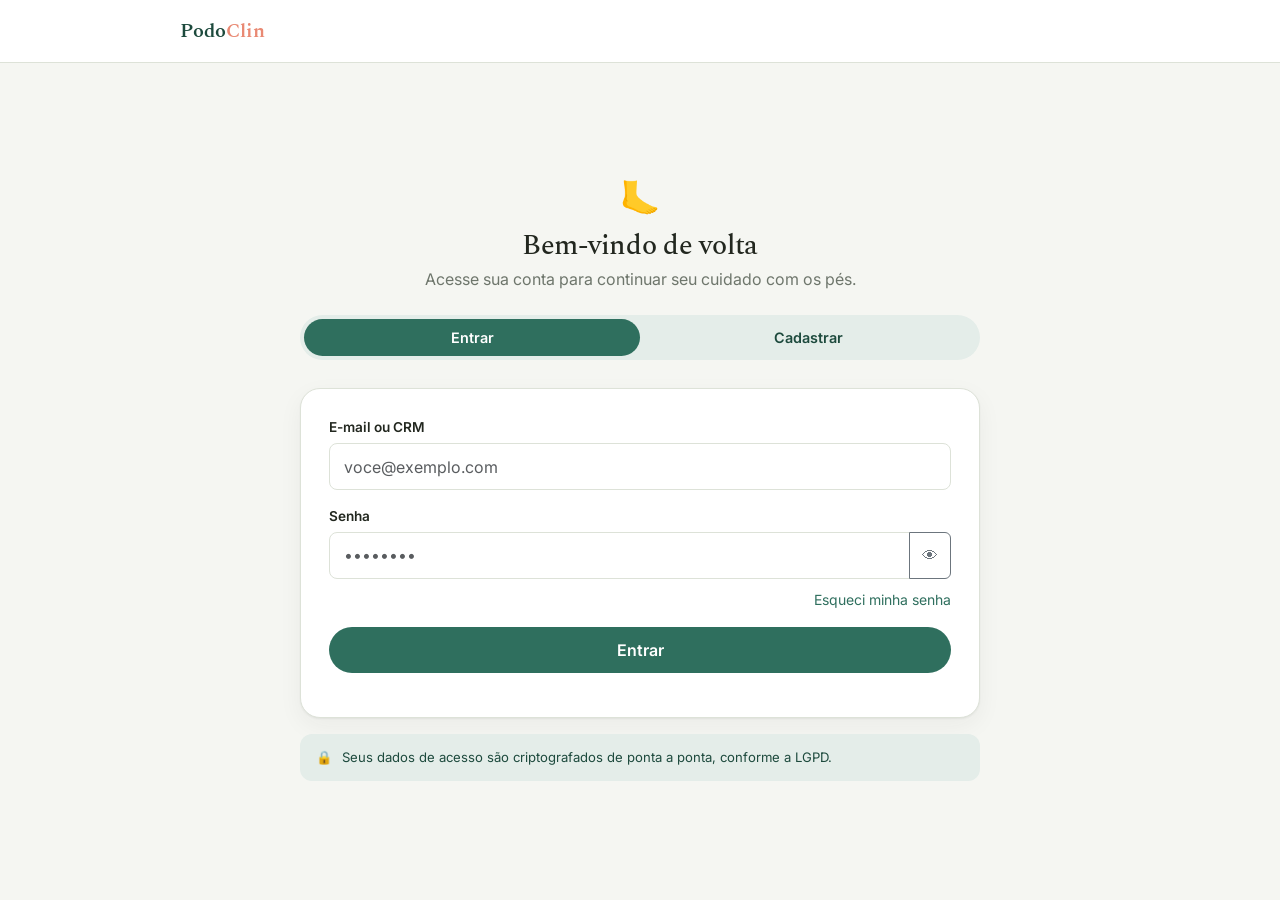
<file: podoclin-frontend/index.html>
<!DOCTYPE html>
<html lang="pt-BR">
<head>
  <meta charset="UTF-8" />
  <meta name="viewport" content="width=device-width, initial-scale=1.0" />
  <title>Entrar — PodoClin</title>
  <link rel="preconnect" href="https://fonts.googleapis.com">
  <link href="https://fonts.googleapis.com/css2?family=Spectral:wght@600;700&family=Inter:wght@400;500;600;700&display=swap" rel="stylesheet">
  <link href="https://cdn.jsdelivr.net/npm/bootstrap@5.3.3/dist/css/bootstrap.min.css" rel="stylesheet">
  <link rel="stylesheet" href="css/style.css">
</head>
<body>

  <header class="pc-topbar py-3 d-none d-lg-block">
    <div class="pc-shell d-flex justify-content-between align-items-center" style="max-width:960px; padding-top:0; padding-bottom:0;">
      <span class="brand">Podo<span>Clin</span></span>
    </div>
  </header>

  <main class="pc-shell d-flex flex-column justify-content-center" style="min-height: calc(100vh - 80px);">

    <div class="text-center mb-4">
      <div class="mb-2" style="font-size:2rem;">🦶</div>
      <h1 class="h3 mb-1">Bem-vindo de volta</h1>
      <p class="text-muted-soft mb-0">Acesse sua conta para continuar seu cuidado com os pés.</p>
    </div>

    <div class="pc-tabswitch">
      <a href="index.html" class="is-active">Entrar</a>
      <a href="cadastro.html">Cadastrar</a>
    </div>

    <div class="pc-card">
      <form id="form-login" novalidate>
        <div class="pc-field mb-3">
          <label for="login-email">E-mail ou CRM</label>
          <input type="text" class="form-control" id="login-email" placeholder="voce@exemplo.com" required>
        </div>

        <div class="pc-field mb-2">
          <label for="login-senha">Senha</label>
          <div class="input-group">
            <input type="password" class="form-control" id="login-senha" placeholder="••••••••" required minlength="6">
            <button class="btn btn-outline-secondary" type="button" id="toggle-senha" aria-label="Mostrar senha">
              <i class="bi bi-eye"></i>👁
            </button>
          </div>
        </div>

        <div class="text-end mb-3">
          <a href="#" class="small">Esqueci minha senha</a>
        </div>

        <button type="submit" class="btn btn-pc-primary w-100 mb-3">Entrar</button>

        <p class="text-muted-soft small text-center mb-0" id="login-feedback" aria-live="polite"></p>
      </form>
    </div>

    <div class="pc-security-note mt-3">
      <span>🔒</span>
      <span>Seus dados de acesso são criptografados de ponta a ponta, conforme a LGPD.</span>
    </div>

  </main>

  <script src="js/main.js"></script>
</body>
</html>
</file>
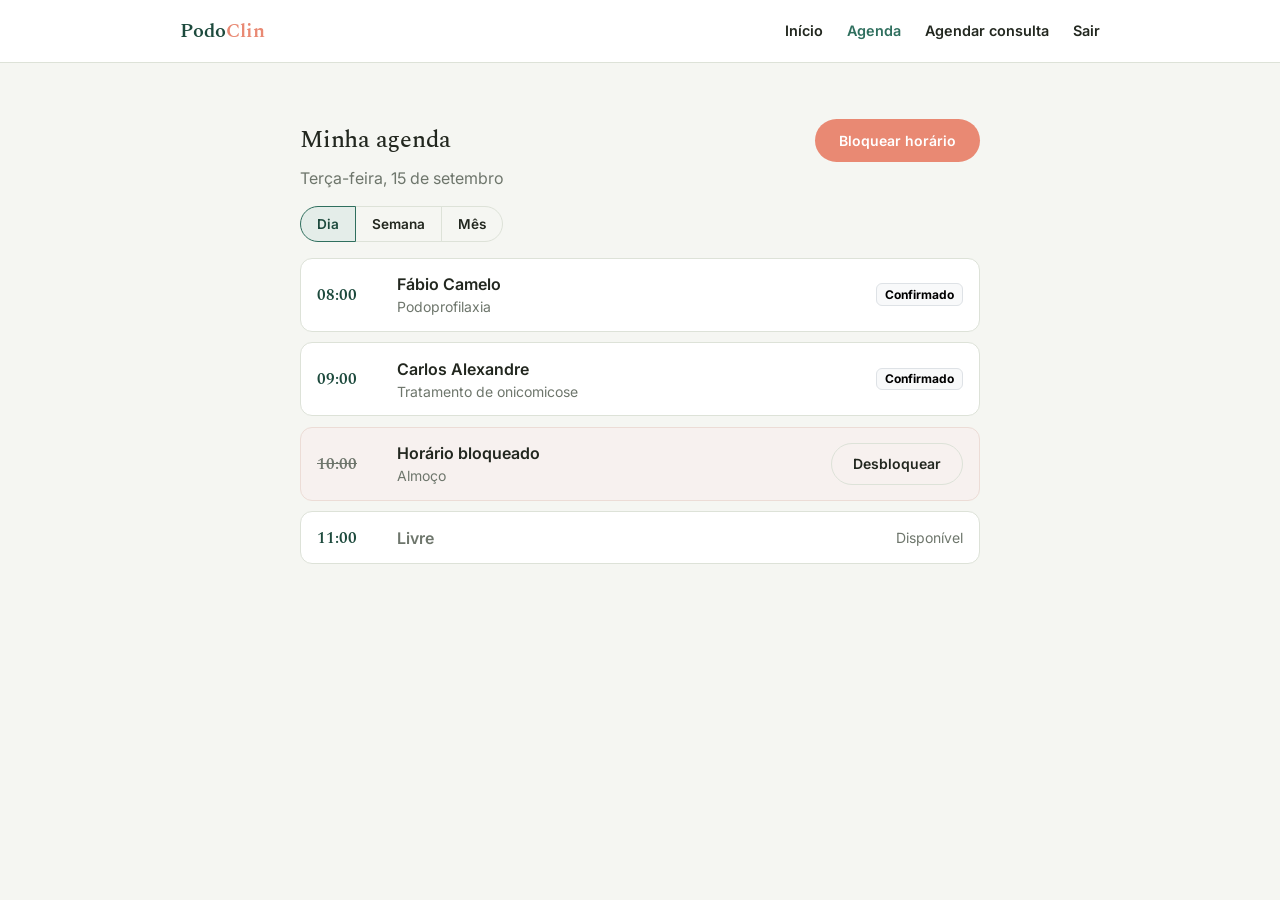
<file: podoclin-frontend/agenda.html>
<!DOCTYPE html>
<html lang="pt-BR">
<head>
  <meta charset="UTF-8" />
  <meta name="viewport" content="width=device-width, initial-scale=1.0" />
  <title>Minha agenda — PodoClin</title>
  <link rel="preconnect" href="https://fonts.googleapis.com">
  <link href="https://fonts.googleapis.com/css2?family=Spectral:wght@600;700&family=Inter:wght@400;500;600;700&display=swap" rel="stylesheet">
  <link href="https://cdn.jsdelivr.net/npm/bootstrap@5.3.3/dist/css/bootstrap.min.css" rel="stylesheet">
  <link rel="stylesheet" href="css/style.css">
</head>
<body>

  <header class="pc-topbar py-3">
    <div class="pc-shell d-flex justify-content-between align-items-center" style="max-width:960px; padding-top:0; padding-bottom:0;">
      <span class="brand">Podo<span>Clin</span></span>
      <nav class="pc-desktop-nav">
        <a href="dashboard.html">Início</a>
        <a href="agenda.html" class="is-active">Agenda</a>
        <a href="buscar-horarios.html">Agendar consulta</a>
        <a href="index.html">Sair</a>
      </nav>
    </div>
  </header>

  <main class="pc-shell">
    <div class="d-flex justify-content-between align-items-center mt-3 mb-1">
      <h1 class="h4 mb-0">Minha agenda</h1>
      <button class="btn btn-pc-accent btn-sm" id="btn-bloquear">Bloquear horário</button>
    </div>
    <p class="text-muted-soft mb-3">Terça-feira, 15 de setembro</p>

    <div class="pc-agenda-view-toggle btn-group mb-3" role="group" id="agenda-view-toggle">
      <button type="button" class="btn btn-pc-outline active" data-view="dia">Dia</button>
      <button type="button" class="btn btn-pc-outline" data-view="semana">Semana</button>
      <button type="button" class="btn btn-pc-outline" data-view="mes">Mês</button>
    </div>

    <div id="agenda-view-dia">
      <div class="pc-slot">
        <div class="d-flex align-items-center gap-3">
          <span class="time">08:00</span>
          <div>
            <div class="fw-semibold">Fábio Camelo</div>
            <div class="small text-muted-soft">Podoprofilaxia</div>
          </div>
        </div>
        <span class="badge text-bg-light border">Confirmado</span>
      </div>

      <div class="pc-slot">
        <div class="d-flex align-items-center gap-3">
          <span class="time">09:00</span>
          <div>
            <div class="fw-semibold">Carlos Alexandre</div>
            <div class="small text-muted-soft">Tratamento de onicomicose</div>
          </div>
        </div>
        <span class="badge text-bg-light border">Confirmado</span>
      </div>

      <div class="pc-slot is-blocked">
        <div class="d-flex align-items-center gap-3">
          <span class="time">10:00</span>
          <div>
            <div class="fw-semibold">Horário bloqueado</div>
            <div class="small text-muted-soft">Almoço</div>
          </div>
        </div>
        <button class="btn btn-sm btn-pc-outline">Desbloquear</button>
      </div>

      <div class="pc-slot">
        <div class="d-flex align-items-center gap-3">
          <span class="time">11:00</span>
          <div>
            <div class="fw-semibold text-muted-soft">Livre</div>
          </div>
        </div>
        <span class="small text-muted-soft">Disponível</span>
      </div>
    </div>

    <div id="agenda-view-semana" class="d-none">
      <div class="pc-card text-center text-muted-soft">
        Visão semanal — grade com 7 colunas (Seg–Dom) e horários nas linhas.
        <br><small>(placeholder — implementar com dados reais da API)</small>
      </div>
    </div>

    <div id="agenda-view-mes" class="d-none">
      <div class="pc-card text-center text-muted-soft">
        Visão mensal — calendário com indicador de quantidade de consultas por dia.
        <br><small>(placeholder — implementar com dados reais da API)</small>
      </div>
    </div>
  </main>

  <nav class="pc-tabbar">
    <a href="dashboard.html"><span class="bi">🏠</span>Início</a>
    <a href="agenda.html" class="is-active"><span class="bi">📅</span>Agenda</a>
    <a href="buscar-horarios.html"><span class="bi">🔍</span>Agendar</a>
    <a href="index.html"><span class="bi">👤</span>Sair</a>
  </nav>

  <script src="js/main.js"></script>
</body>
</html>
</file>
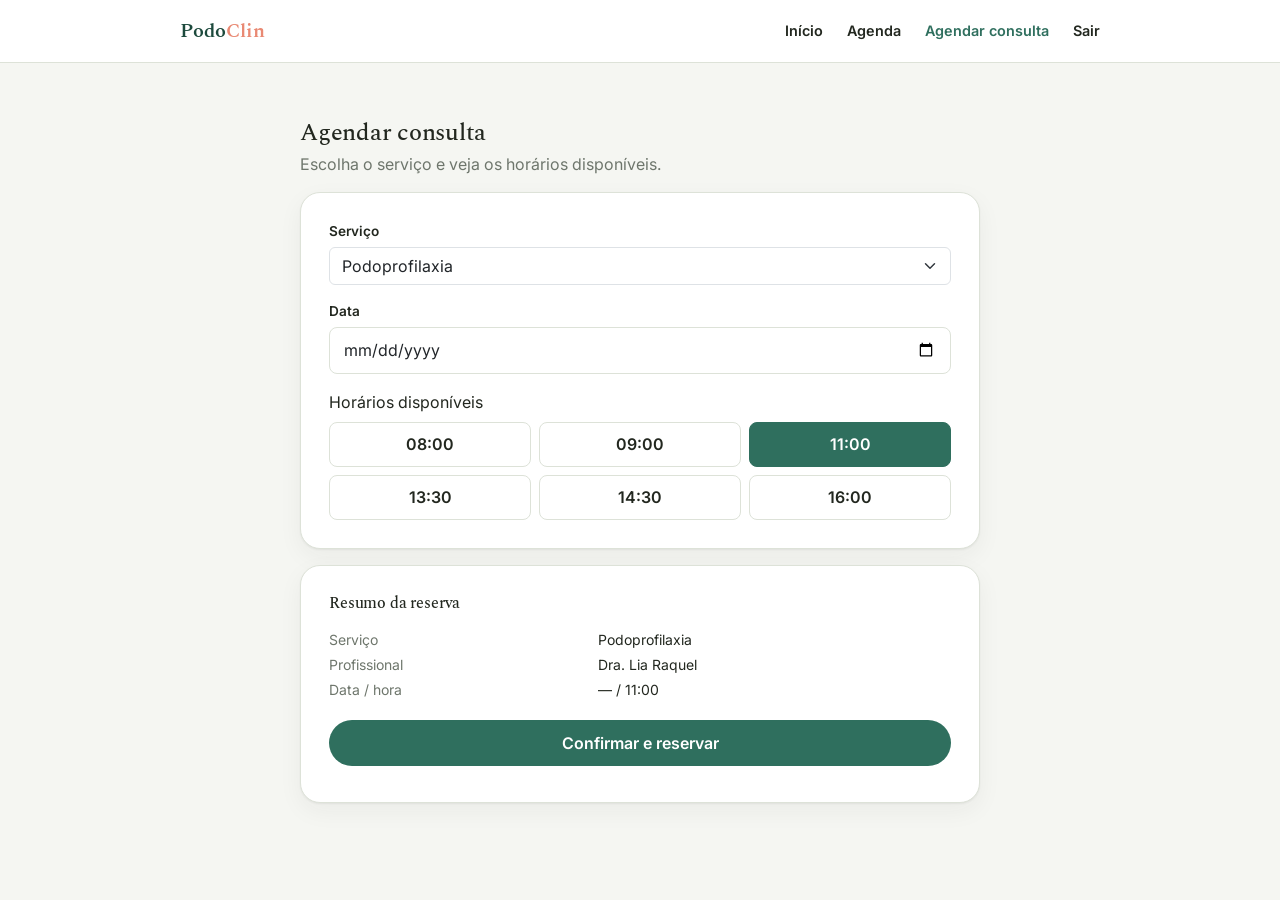
<file: podoclin-frontend/buscar-horarios.html>
<!DOCTYPE html>
<html lang="pt-BR">
<head>
  <meta charset="UTF-8" />
  <meta name="viewport" content="width=device-width, initial-scale=1.0" />
  <title>Agendar consulta — PodoClin</title>
  <link rel="preconnect" href="https://fonts.googleapis.com">
  <link href="https://fonts.googleapis.com/css2?family=Spectral:wght@600;700&family=Inter:wght@400;500;600;700&display=swap" rel="stylesheet">
  <link href="https://cdn.jsdelivr.net/npm/bootstrap@5.3.3/dist/css/bootstrap.min.css" rel="stylesheet">
  <link rel="stylesheet" href="css/style.css">
</head>
<body>

  <header class="pc-topbar py-3">
    <div class="pc-shell d-flex justify-content-between align-items-center" style="max-width:960px; padding-top:0; padding-bottom:0;">
      <span class="brand">Podo<span>Clin</span></span>
      <nav class="pc-desktop-nav">
        <a href="dashboard.html">Início</a>
        <a href="agenda.html">Agenda</a>
        <a href="buscar-horarios.html" class="is-active">Agendar consulta</a>
        <a href="index.html">Sair</a>
      </nav>
    </div>
  </header>

  <main class="pc-shell">
    <h1 class="h4 mt-3 mb-1">Agendar consulta</h1>
    <p class="text-muted-soft mb-3">Escolha o serviço e veja os horários disponíveis.</p>

    <div class="pc-card mb-3">
      <div class="pc-field mb-3">
        <label for="servico">Serviço</label>
        <select class="form-select" id="servico">
          <option selected>Podoprofilaxia</option>
          <option>Tratamento de onicomicose</option>
          <option>Pé diabético</option>
        </select>
      </div>

      <div class="pc-field mb-3">
        <label for="data-consulta">Data</label>
        <input type="date" class="form-control" id="data-consulta">
      </div>

      <label class="d-block mb-2">Horários disponíveis</label>
      <div class="row row-cols-3 g-2" id="grade-horarios">
        <div class="col"><div class="pc-slot-chip" data-hora="08:00">08:00</div></div>
        <div class="col"><div class="pc-slot-chip" data-hora="09:00">09:00</div></div>
        <div class="col"><div class="pc-slot-chip is-selected" data-hora="11:00">11:00</div></div>
        <div class="col"><div class="pc-slot-chip" data-hora="13:30">13:30</div></div>
        <div class="col"><div class="pc-slot-chip" data-hora="14:30">14:30</div></div>
        <div class="col"><div class="pc-slot-chip" data-hora="16:00">16:00</div></div>
      </div>
    </div>

    <div class="pc-card">
      <h2 class="h6 mb-3">Resumo da reserva</h2>
      <dl class="row small mb-3">
        <dt class="col-5 text-muted-soft fw-normal">Serviço</dt>
        <dd class="col-7 mb-1" id="resumo-servico">Podoprofilaxia</dd>
        <dt class="col-5 text-muted-soft fw-normal">Profissional</dt>
        <dd class="col-7 mb-1">Dra. Lia Raquel</dd>
        <dt class="col-5 text-muted-soft fw-normal">Data / hora</dt>
        <dd class="col-7 mb-1" id="resumo-data-hora">— / 11:00</dd>
      </dl>
      <button class="btn btn-pc-primary w-100" id="btn-confirmar">Confirmar e reservar</button>
      <p class="text-muted-soft small text-center mt-2 mb-0" id="reserva-feedback" aria-live="polite"></p>
    </div>
  </main>

  <nav class="pc-tabbar">
    <a href="dashboard.html"><span class="bi">🏠</span>Início</a>
    <a href="agenda.html"><span class="bi">📅</span>Agenda</a>
    <a href="buscar-horarios.html" class="is-active"><span class="bi">🔍</span>Agendar</a>
    <a href="index.html"><span class="bi">👤</span>Sair</a>
  </nav>

  <script src="js/main.js"></script>
</body>
</html>
</file>
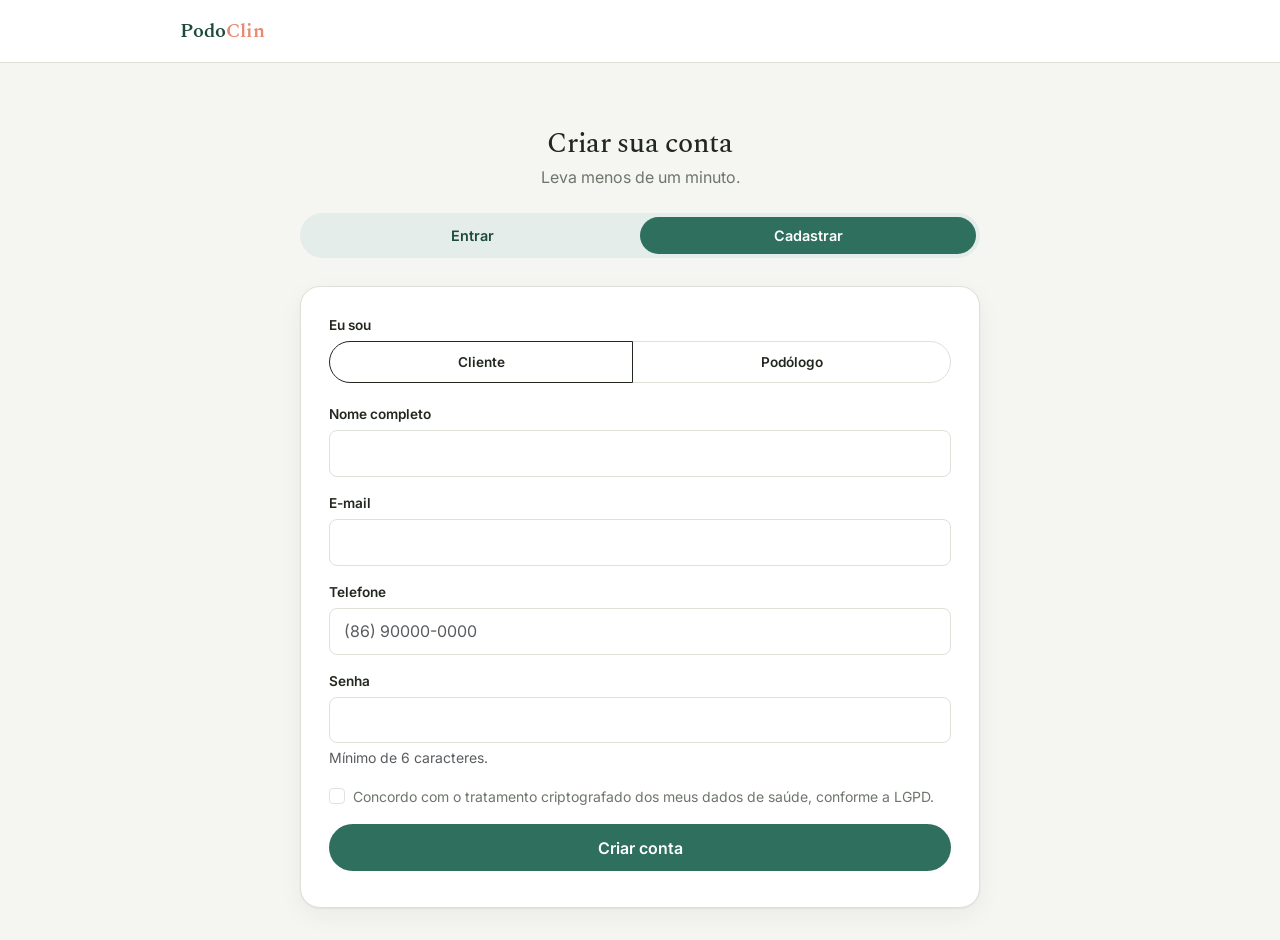
<file: podoclin-frontend/cadastro.html>
<!DOCTYPE html>
<html lang="pt-BR">
<head>
  <meta charset="UTF-8" />
  <meta name="viewport" content="width=device-width, initial-scale=1.0" />
  <title>Criar conta — PodoClin</title>
  <link rel="preconnect" href="https://fonts.googleapis.com">
  <link href="https://fonts.googleapis.com/css2?family=Spectral:wght@600;700&family=Inter:wght@400;500;600;700&display=swap" rel="stylesheet">
  <link href="https://cdn.jsdelivr.net/npm/bootstrap@5.3.3/dist/css/bootstrap.min.css" rel="stylesheet">
  <link rel="stylesheet" href="css/style.css">
</head>
<body>

  <header class="pc-topbar py-3 d-none d-lg-block">
    <div class="pc-shell d-flex justify-content-between align-items-center" style="max-width:960px; padding-top:0; padding-bottom:0;">
      <span class="brand">Podo<span>Clin</span></span>
    </div>
  </header>

  <main class="pc-shell">

    <div class="text-center mb-4 mt-4">
      <h1 class="h3 mb-1">Criar sua conta</h1>
      <p class="text-muted-soft mb-0">Leva menos de um minuto.</p>
    </div>

    <div class="pc-tabswitch">
      <a href="index.html">Entrar</a>
      <a href="cadastro.html" class="is-active">Cadastrar</a>
    </div>

    <div class="pc-card">
      <form id="form-cadastro" novalidate>

        <div class="pc-field mb-3">
          <label>Eu sou</label>
          <div class="btn-group w-100" role="group" aria-label="Tipo de usuário">
            <input type="radio" class="btn-check" name="tipoUsuario" id="tipo-cliente" value="cliente" checked>
            <label class="btn btn-pc-outline active" for="tipo-cliente">Cliente</label>

            <input type="radio" class="btn-check" name="tipoUsuario" id="tipo-podologo" value="podologo">
            <label class="btn btn-pc-outline" for="tipo-podologo">Podólogo</label>
          </div>
        </div>

        <div class="pc-field mb-3">
          <label for="cad-nome">Nome completo</label>
          <input type="text" class="form-control" id="cad-nome" required>
        </div>

        <div class="pc-field mb-3" id="campo-crm" style="display:none;">
          <label for="cad-crm">Registro profissional (CRM/CREFITO)</label>
          <input type="text" class="form-control" id="cad-crm">
        </div>

        <div class="pc-field mb-3">
          <label for="cad-email">E-mail</label>
          <input type="email" class="form-control" id="cad-email" required>
        </div>

        <div class="pc-field mb-3">
          <label for="cad-telefone">Telefone</label>
          <input type="tel" class="form-control" id="cad-telefone" placeholder="(86) 90000-0000" required>
        </div>

        <div class="pc-field mb-3">
          <label for="cad-senha">Senha</label>
          <input type="password" class="form-control" id="cad-senha" minlength="6" required>
          <div class="form-text">Mínimo de 6 caracteres.</div>
        </div>

        <div class="form-check mb-3">
          <input class="form-check-input" type="checkbox" id="cad-termos" required>
          <label class="form-check-label small text-muted-soft" for="cad-termos">
            Concordo com o tratamento criptografado dos meus dados de saúde, conforme a LGPD.
          </label>
        </div>

        <button type="submit" class="btn btn-pc-primary w-100 mb-2">Criar conta</button>
        <p class="text-muted-soft small text-center mb-0" id="cadastro-feedback" aria-live="polite"></p>
      </form>
    </div>

  </main>

  <script src="js/main.js"></script>
</body>
</html>
</file>
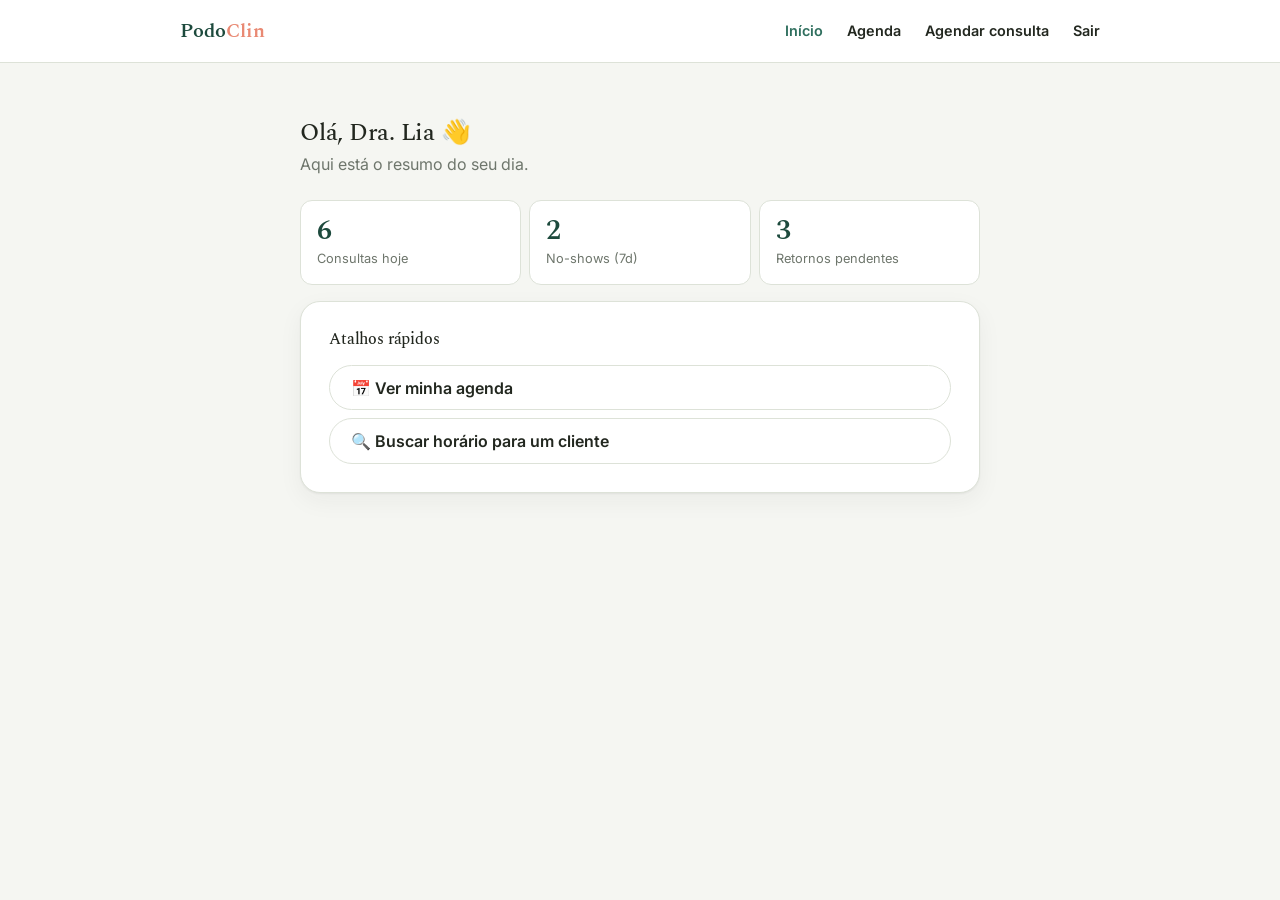
<file: podoclin-frontend/dashboard.html>
<!DOCTYPE html>
<html lang="pt-BR">
<head>
  <meta charset="UTF-8" />
  <meta name="viewport" content="width=device-width, initial-scale=1.0" />
  <title>Início — PodoClin</title>
  <link rel="preconnect" href="https://fonts.googleapis.com">
  <link href="https://fonts.googleapis.com/css2?family=Spectral:wght@600;700&family=Inter:wght@400;500;600;700&display=swap" rel="stylesheet">
  <link href="https://cdn.jsdelivr.net/npm/bootstrap@5.3.3/dist/css/bootstrap.min.css" rel="stylesheet">
  <link rel="stylesheet" href="css/style.css">
</head>
<body>

  <header class="pc-topbar py-3">
    <div class="pc-shell d-flex justify-content-between align-items-center" style="max-width:960px; padding-top:0; padding-bottom:0;">
      <span class="brand">Podo<span>Clin</span></span>
      <nav class="pc-desktop-nav">
        <a href="dashboard.html" class="is-active">Início</a>
        <a href="agenda.html">Agenda</a>
        <a href="buscar-horarios.html">Agendar consulta</a>
        <a href="index.html">Sair</a>
      </nav>
    </div>
  </header>

  <main class="pc-shell">
    <h1 class="h4 mt-3 mb-1">Olá, Dra. Lia 👋</h1>
    <p class="text-muted-soft">Aqui está o resumo do seu dia.</p>

    <div class="row g-2 my-3">
      <div class="col-4">
        <div class="pc-stat">
          <div class="value">6</div>
          <div class="label">Consultas hoje</div>
        </div>
      </div>
      <div class="col-4">
        <div class="pc-stat">
          <div class="value">2</div>
          <div class="label">No-shows (7d)</div>
        </div>
      </div>
      <div class="col-4">
        <div class="pc-stat">
          <div class="value">3</div>
          <div class="label">Retornos pendentes</div>
        </div>
      </div>
    </div>

    <div class="pc-card mb-3">
      <h2 class="h6 mb-3">Atalhos rápidos</h2>
      <div class="d-grid gap-2">
        <a href="agenda.html" class="btn btn-pc-outline text-start">📅 Ver minha agenda</a>
        <a href="buscar-horarios.html" class="btn btn-pc-outline text-start">🔍 Buscar horário para um cliente</a>
      </div>
    </div>
  </main>

  <nav class="pc-tabbar">
    <a href="dashboard.html" class="is-active"><span class="bi">🏠</span>Início</a>
    <a href="agenda.html"><span class="bi">📅</span>Agenda</a>
    <a href="buscar-horarios.html"><span class="bi">🔍</span>Agendar</a>
    <a href="index.html"><span class="bi">👤</span>Sair</a>
  </nav>

  <script src="js/main.js"></script>
</body>
</html>
</file>
<file: podoclin-frontend/css/style.css>
/* =========================================================
   PodoClin — Design tokens
   Verde-pinho: saúde, cuidado, confiança clínica.
   Coral quente: ação, calor humano — contraste com o verde.
   ========================================================= */
:root {
  --color-bg: #f5f6f2;
  --color-surface: #ffffff;
  --color-primary: #2f6f5e;
  --color-primary-dark: #1d4a3d;
  --color-primary-soft: #e4ede9;
  --color-accent: #e98973;
  --color-accent-dark: #d16b52;
  --color-ink: #22271f;
  --color-muted: #6e766c;
  --color-border: #dde2d8;
  --color-danger: #c0473a;

  --font-display: "Spectral", Georgia, serif;
  --font-body: "Inter", -apple-system, Segoe UI, Roboto, sans-serif;

  --radius-lg: 20px;
  --radius-md: 12px;
  --radius-sm: 8px;
  --radius-pill: 999px;

  --shadow-card: 0 1px 2px rgba(34, 39, 31, 0.06), 0 8px 24px rgba(34, 39, 31, 0.05);
}

* { box-sizing: border-box; }

html, body {
  height: 100%;
}

body {
  background: var(--color-bg);
  color: var(--color-ink);
  font-family: var(--font-body);
  font-size: 16px;
  line-height: 1.5;
  padding-bottom: 76px; /* espaço pra tab bar fixa no mobile */
}

@media (min-width: 992px) {
  body { padding-bottom: 0; }
}

h1, h2, h3, .font-display {
  font-family: var(--font-display);
  color: var(--color-primary-dark);
  font-weight: 600;
  letter-spacing: -0.01em;
}

a { color: var(--color-primary); text-decoration: none; }
a:hover { color: var(--color-primary-dark); text-decoration: underline; }

.text-muted-soft { color: var(--color-muted) !important; }

/* ---- Topo (desktop) ---- */
.pc-topbar {
  background: var(--color-surface);
  border-bottom: 1px solid var(--color-border);
}
.pc-topbar .brand {
  font-family: var(--font-display);
  font-weight: 600;
  font-size: 1.25rem;
  color: var(--color-primary-dark);
}
.pc-topbar .brand span { color: var(--color-accent); }

/* ---- Shell / conteúdo ---- */
.pc-shell {
  max-width: 480px;
  margin: 0 auto;
  padding: 1.5rem 1.25rem 2rem;
}
@media (min-width: 992px) {
  .pc-shell { max-width: 720px; padding-top: 2.5rem; }
}

/* ---- Cards ---- */
.pc-card {
  background: var(--color-surface);
  border: 1px solid var(--color-border);
  border-radius: var(--radius-lg);
  box-shadow: var(--shadow-card);
  padding: 1.75rem;
}

.pc-stat {
  background: var(--color-surface);
  border: 1px solid var(--color-border);
  border-radius: var(--radius-md);
  padding: 1rem;
}
.pc-stat .value {
  font-family: var(--font-display);
  font-size: 1.75rem;
  color: var(--color-primary-dark);
  font-weight: 600;
  line-height: 1;
}
.pc-stat .label {
  font-size: 0.8rem;
  color: var(--color-muted);
  margin-top: 0.25rem;
}

/* ---- Formulários ---- */
.pc-field label {
  font-size: 0.85rem;
  font-weight: 600;
  color: var(--color-ink);
  margin-bottom: 0.35rem;
  display: block;
}
.pc-field .form-control {
  border-radius: var(--radius-sm);
  border: 1px solid var(--color-border);
  padding: 0.65rem 0.85rem;
}
.pc-field .form-control:focus {
  border-color: var(--color-primary);
  box-shadow: 0 0 0 3px var(--color-primary-soft);
}

.pc-security-note {
  display: flex;
  gap: 0.6rem;
  align-items: flex-start;
  background: var(--color-primary-soft);
  border-radius: var(--radius-md);
  padding: 0.85rem 1rem;
  font-size: 0.82rem;
  color: var(--color-primary-dark);
}

/* ---- Botões ---- */
.btn-pc-primary {
  background: var(--color-primary);
  border: none;
  color: #fff;
  border-radius: var(--radius-pill);
  padding: 0.7rem 1.5rem;
  font-weight: 600;
  transition: background 0.15s ease;
}
.btn-pc-primary:hover { background: var(--color-primary-dark); color: #fff; }

.btn-pc-accent {
  background: var(--color-accent);
  border: none;
  color: #fff;
  border-radius: var(--radius-pill);
  padding: 0.7rem 1.5rem;
  font-weight: 600;
  transition: background 0.15s ease;
}
.btn-pc-accent:hover { background: var(--color-accent-dark); color: #fff; }

.btn-pc-outline {
  background: transparent;
  border: 1px solid var(--color-border);
  color: var(--color-ink);
  border-radius: var(--radius-pill);
  padding: 0.6rem 1.3rem;
  font-weight: 600;
}
.btn-pc-outline.active,
.btn-pc-outline:hover {
  border-color: var(--color-primary);
  color: var(--color-primary-dark);
  background: var(--color-primary-soft);
}

/* ---- Tabs (Login / Cadastro) ---- */
.pc-tabswitch {
  display: flex;
  background: var(--color-primary-soft);
  border-radius: var(--radius-pill);
  padding: 4px;
  margin-bottom: 1.75rem;
}
.pc-tabswitch a {
  flex: 1;
  text-align: center;
  padding: 0.5rem 0;
  border-radius: var(--radius-pill);
  font-weight: 600;
  font-size: 0.9rem;
  color: var(--color-primary-dark);
}
.pc-tabswitch a.is-active {
  background: var(--color-primary);
  color: #fff;
}
.pc-tabswitch a:hover { text-decoration: none; }

/* ---- Agenda ---- */
.pc-agenda-view-toggle .btn-pc-outline { padding: 0.4rem 1rem; font-size: 0.85rem; }

.pc-slot {
  display: flex;
  align-items: center;
  justify-content: space-between;
  border: 1px solid var(--color-border);
  border-radius: var(--radius-md);
  padding: 0.85rem 1rem;
  margin-bottom: 0.65rem;
  background: var(--color-surface);
}
.pc-slot .time {
  font-family: var(--font-display);
  font-weight: 600;
  color: var(--color-primary-dark);
  min-width: 64px;
}
.pc-slot.is-blocked {
  background: #f7f1ef;
  border-color: #ecdcd6;
}
.pc-slot.is-blocked .time { color: var(--color-muted); text-decoration: line-through; }

/* ---- Chips de horário (busca) ---- */
.pc-slot-chip {
  border: 1px solid var(--color-border);
  border-radius: var(--radius-sm);
  padding: 0.6rem 0.5rem;
  text-align: center;
  font-weight: 600;
  background: var(--color-surface);
  cursor: pointer;
  transition: all 0.12s ease;
}
.pc-slot-chip:hover { border-color: var(--color-primary); }
.pc-slot-chip.is-selected {
  background: var(--color-primary);
  border-color: var(--color-primary);
  color: #fff;
}

/* ---- Tab bar fixa (mobile) ---- */
.pc-tabbar {
  position: fixed;
  left: 0; right: 0; bottom: 0;
  background: var(--color-surface);
  border-top: 1px solid var(--color-border);
  display: flex;
  z-index: 20;
}
@media (min-width: 992px) { .pc-tabbar { display: none; } }

.pc-tabbar a {
  flex: 1;
  text-align: center;
  padding: 0.55rem 0 0.5rem;
  font-size: 0.7rem;
  color: var(--color-muted);
  font-weight: 600;
}
.pc-tabbar a.is-active { color: var(--color-primary); }
.pc-tabbar a .bi { display: block; font-size: 1.15rem; margin-bottom: 2px; }

.pc-desktop-nav { display: none; }
@media (min-width: 992px) {
  .pc-desktop-nav { display: flex; gap: 1.5rem; align-items: center; }
  .pc-desktop-nav a { color: var(--color-ink); font-weight: 600; font-size: 0.9rem; }
  .pc-desktop-nav a.is-active { color: var(--color-primary); }
}
</file>
